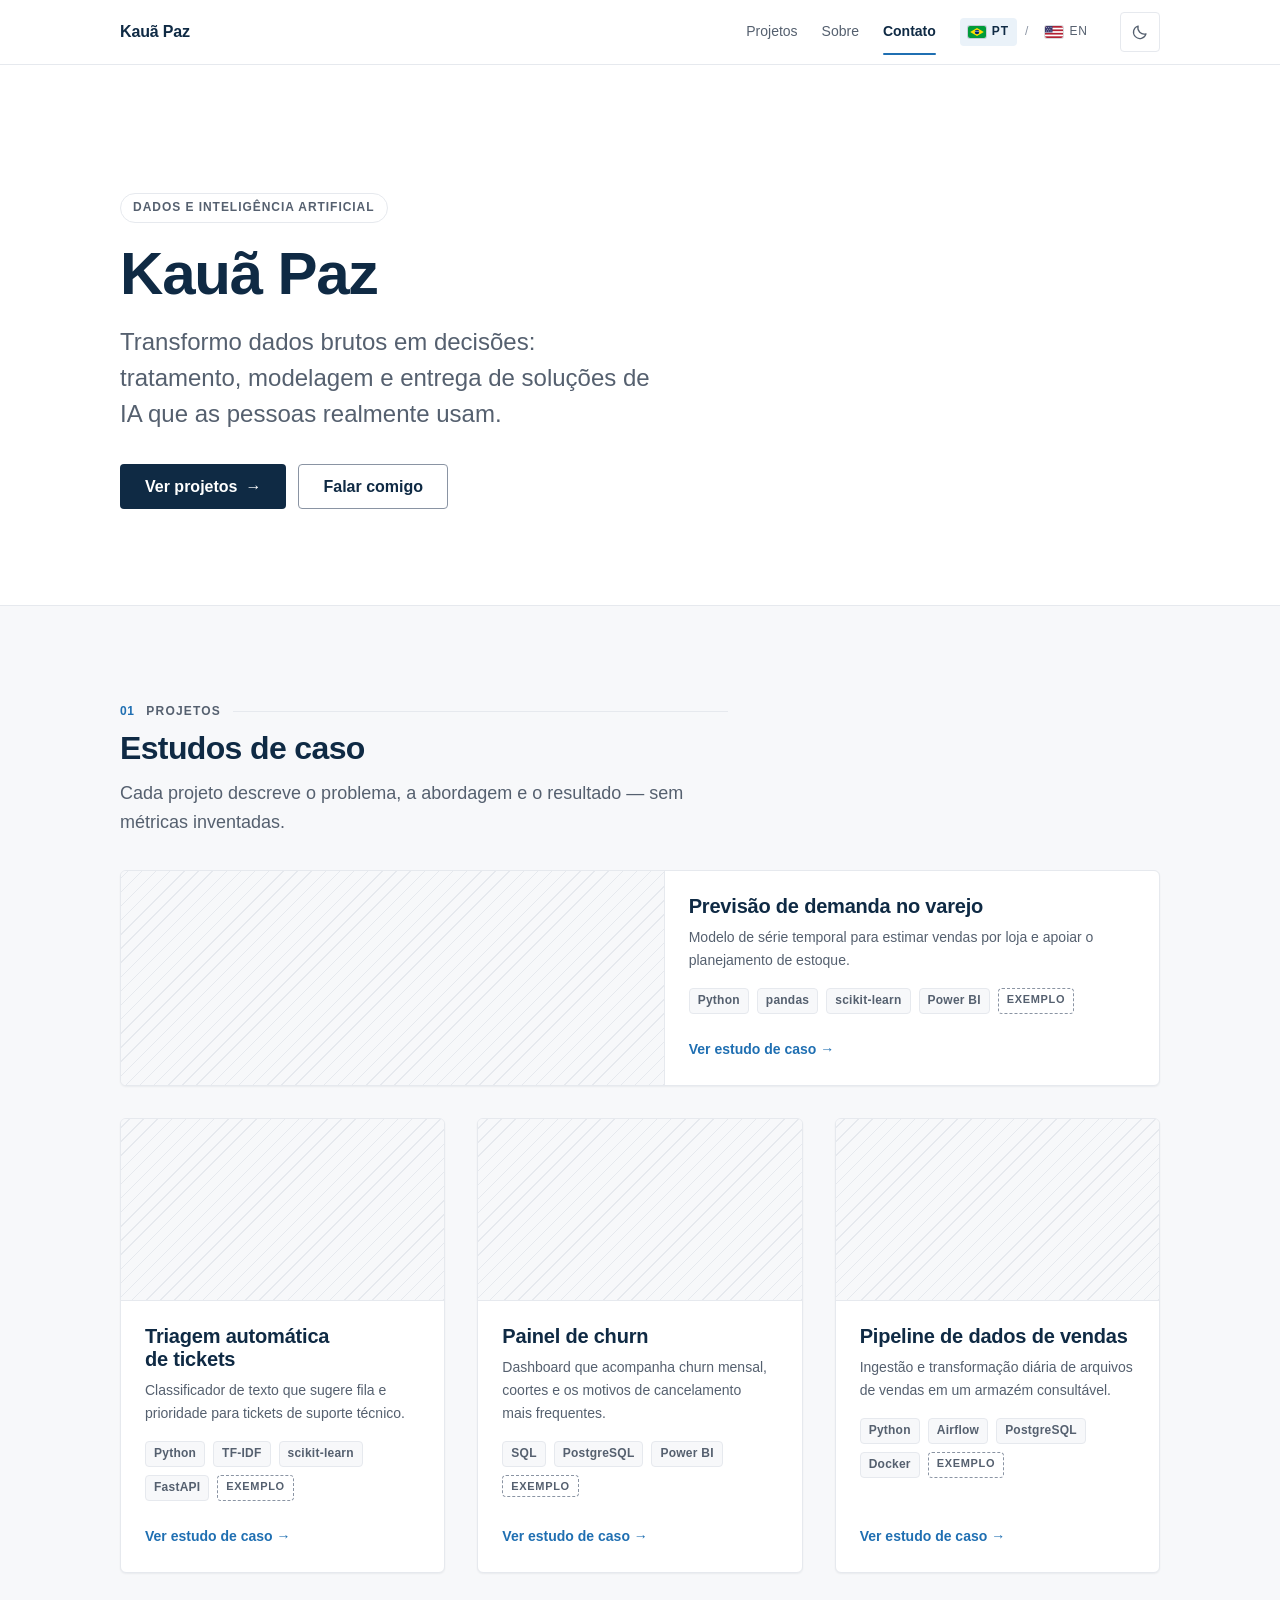
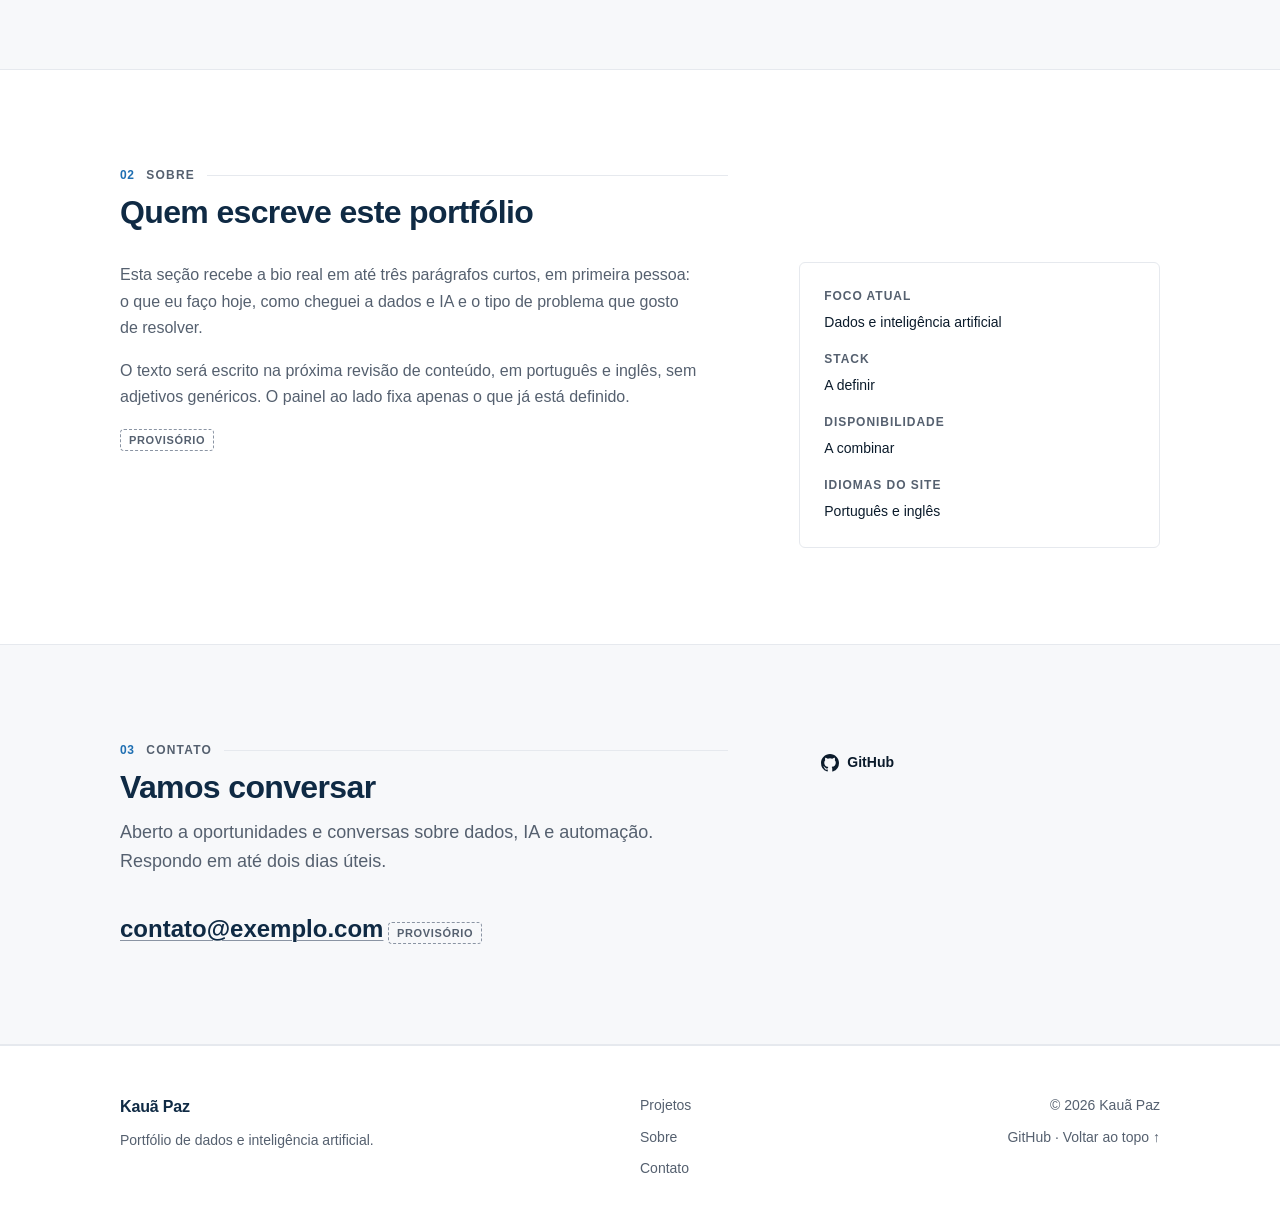
<file: index.html>
<!doctype html>
<html lang="pt-BR" class="no-js">
  <head>
    <meta charset="utf-8" />
    <meta name="viewport" content="width=device-width, initial-scale=1" />
    <title>Kauã Paz — Dados e IA</title>
    <meta
      name="description"
      content="Portfólio de Kauã Paz, com foco em dados e inteligência artificial: estudos de caso, stack e contato."
    />
    <meta name="theme-color" content="#0F2A44" />
    <meta name="goatcounter" content="SEUCODIGO" />
    <link rel="icon" href="assets/img/favicon.svg" type="image/svg+xml" />
    <link rel="canonical" href="https://kauaclairo.github.io/" />
    <link rel="alternate" hreflang="pt-BR" href="https://kauaclairo.github.io/" />
    <link rel="alternate" hreflang="en" href="https://kauaclairo.github.io/en/" />
    <link
      rel="alternate"
      hreflang="x-default"
      href="https://kauaclairo.github.io/"
    />

    <script>
      (function () {
        var root = document.documentElement;
        root.className = "js";
        try {
          var saved = localStorage.getItem("theme");
          var dark = saved
            ? saved === "dark"
            : window.matchMedia("(prefers-color-scheme: dark)").matches;
          root.setAttribute("data-theme", dark ? "dark" : "light");
        } catch (error) {
          root.setAttribute("data-theme", "light");
        }
      })();
    </script>

    <link rel="stylesheet" href="assets/css/styles.css" />
    <script src="assets/js/i18n.js" defer></script>
    <script src="assets/js/theme.js" defer></script>
    <script src="assets/js/projects.js" defer></script>
    <script src="assets/js/reveal.js" defer></script>
    <script src="assets/js/analytics.js" defer></script>
    <script src="assets/js/app.js" defer></script>
  </head>
  <body>
    <a class="skip-link" href="#conteudo">Pular para o conteúdo</a>

    <header class="site-header" id="topo">
      <div class="container site-header__inner">
        <a class="brand" href="index.html">Kauã Paz</a>

        <div class="header__panel" id="site-nav" data-nav-panel data-open="false">
          <nav class="site-nav" aria-label="Principal">
            <ul>
              <li><a href="#projetos">Projetos</a></li>
              <li><a href="#sobre">Sobre</a></li>
              <li><a href="#contato">Contato</a></li>
            </ul>
          </nav>
          <div class="lang-switch" aria-label="Idioma">
            <a href="index.html" aria-current="page" lang="pt-BR">
              <svg class="flag" viewBox="0 0 24 16" aria-hidden="true" focusable="false">
                <rect width="24" height="16" fill="#009B3A" />
                <path d="M12 2.7 21.1 8 12 13.3 2.9 8Z" fill="#FEDF00" />
                <circle cx="12" cy="8" r="3" fill="#002776" />
                <path d="M9.3 7.3c1.8-.5 3.7-.4 5.4.3" fill="none" stroke="#fff" stroke-width=".7" />
              </svg>
              <span>PT</span>
            </a>
            <span class="lang-switch__sep" aria-hidden="true">/</span>
            <a href="en/index.html" lang="en">
              <svg class="flag" viewBox="0 0 24 16" aria-hidden="true" focusable="false">
                <rect width="24" height="16" fill="#fff" />
                <g fill="#B22234">
                  <rect width="24" height="2.29" />
                  <rect y="4.57" width="24" height="2.29" />
                  <rect y="9.14" width="24" height="2.29" />
                  <rect y="13.72" width="24" height="2.28" />
                </g>
                <rect width="10" height="8.6" fill="#3C3B6E" />
                <g fill="#fff">
                  <circle cx="2" cy="2" r=".6" /><circle cx="5" cy="2" r=".6" /><circle cx="8" cy="2" r=".6" />
                  <circle cx="3.5" cy="4.3" r=".6" /><circle cx="6.5" cy="4.3" r=".6" />
                  <circle cx="2" cy="6.6" r=".6" /><circle cx="5" cy="6.6" r=".6" /><circle cx="8" cy="6.6" r=".6" />
                </g>
              </svg>
              <span>EN</span>
            </a>
          </div>
        </div>

        <div class="header__actions">
          <button
            class="theme-toggle"
            type="button"
            data-theme-toggle
            aria-pressed="false"
            aria-label="Ativar tema escuro"
            title="Ativar tema escuro"
          >
            <svg class="icon-sun" viewBox="0 0 24 24" aria-hidden="true" focusable="false">
              <circle cx="12" cy="12" r="4.2" />
              <path
                d="M12 2.5v2M12 19.5v2M2.5 12h2M19.5 12h2M5.2 5.2l1.4 1.4M17.4 17.4l1.4 1.4M18.8 5.2l-1.4 1.4M6.6 17.4l-1.4 1.4"
              />
            </svg>
            <svg class="icon-moon" viewBox="0 0 24 24" aria-hidden="true" focusable="false">
              <path d="M20 14.5A8.5 8.5 0 0 1 9.5 4a8.5 8.5 0 1 0 10.5 10.5Z" />
            </svg>
            <span class="visually-hidden" data-theme-label>Ativar tema escuro</span>
          </button>

          <button
            class="nav-toggle"
            type="button"
            aria-expanded="false"
            aria-controls="site-nav"
            aria-label="Abrir menu"
            data-nav-toggle
            data-label-open="Abrir menu"
            data-label-close="Fechar menu"
          ></button>
        </div>
      </div>
    </header>

    <main id="conteudo">
      <!-- HERO -->
      <section class="hero">
        <div class="container">
          <span class="hero__eyebrow">Dados e inteligência artificial</span>
          <h1 class="hero__title">Kauã Paz</h1>
          <p class="hero__lede">
            Transformo dados brutos em decisões: tratamento, modelagem e
            entrega de soluções de IA que as pessoas realmente usam.
          </p>
          <div class="hero__actions">
            <a class="btn btn--primary" href="#projetos">
              Ver projetos <span class="btn__arrow" aria-hidden="true">→</span>
            </a>
            <a class="btn btn--ghost" href="#contato">Falar comigo</a>
          </div>
        </div>
      </section>

      <!-- PROJETOS -->
      <section class="section section--subtle" id="projetos">
        <div class="container">
          <div class="section-header" data-reveal="0">
            <span class="section-header__eyebrow"
              ><span class="section-header__index">01</span
              ><span>Projetos</span></span
            >
            <h2>Estudos de caso</h2>
            <p>
              Cada projeto descreve o problema, a abordagem e o resultado — sem
              métricas inventadas.
            </p>
          </div>

          <ul
            class="project-grid"
            data-projects
            data-projects-src="data/projects.json"
            data-detail-page="projeto.html"
          >
            <li class="project-grid__item">
              <article class="project-card">
                <div class="project-card__media" aria-hidden="true">
                  <div class="media-placeholder"></div>
                </div>
                <div class="project-card__body">
                  <h3 class="project-card__title">
                    <span>Projeto de exemplo</span>
                  </h3>
                  <p class="project-card__summary">
                    Conteúdo carregado de <code>data/projects.json</code>. Se
                    esta mensagem permanecer, o JavaScript está desativado.
                  </p>
                </div>
              </article>
            </li>
          </ul>

          <noscript>
            <p class="projects-note">
              Os projetos são carregados via JavaScript. Veja todos os
              repositórios em
              <a href="https://github.com/kauaclairo" rel="noopener noreferrer"
                >github.com/kauaclairo</a
              >.
            </p>
          </noscript>
        </div>
      </section>

      <!-- SOBRE -->
      <section class="section" id="sobre">
        <div class="container">
          <div class="section-header" data-reveal="0">
            <span class="section-header__eyebrow"
              ><span class="section-header__index">02</span
              ><span>Sobre</span></span
            >
            <h2>Quem escreve este portfólio</h2>
          </div>

          <div class="about-grid">
            <div class="about__text" data-reveal="0">
              <p>
                Esta seção recebe a bio real em até três parágrafos curtos, em
                primeira pessoa: o que eu faço hoje, como cheguei a dados e IA e
                o tipo de problema que gosto de resolver.
              </p>
              <p>
                O texto será escrito na próxima revisão de conteúdo, em
                português e inglês, sem adjetivos genéricos. O painel ao lado
                fixa apenas o que já está definido.
              </p>
              <p><span class="badge-draft">provisório</span></p>
            </div>

            <dl class="facts" aria-label="Resumo profissional" data-reveal="1">
              <div class="facts__group">
                <dt>Foco atual</dt>
                <dd>Dados e inteligência artificial</dd>
              </div>
              <div class="facts__group">
                <dt>Stack</dt>
                <dd>A definir</dd>
              </div>
              <div class="facts__group">
                <dt>Disponibilidade</dt>
                <dd>A combinar</dd>
              </div>
              <div class="facts__group">
                <dt>Idiomas do site</dt>
                <dd>Português e inglês</dd>
              </div>
            </dl>
          </div>
        </div>
      </section>

      <!-- CONTATO -->
      <section class="section section--subtle" id="contato">
        <div class="container">
          <div class="contact">
            <div data-reveal="0">
              <div class="section-header">
                <span class="section-header__eyebrow"
                  ><span class="section-header__index">03</span
                  ><span>Contato</span></span
                >
                <h2>Vamos conversar</h2>
                <p>
                  Aberto a oportunidades e conversas sobre dados, IA e
                  automação. Respondo em até dois dias úteis.
                </p>
              </div>
              <p>
                <a
                  class="contact__email"
                  href="mailto:contato@exemplo.com"
                  data-placeholder="true"
                  >contato@exemplo.com</a
                >
                <span class="badge-draft">provisório</span>
              </p>
            </div>

            <div class="contact__links" data-reveal="1">
              <a href="https://github.com/kauaclairo" rel="noopener noreferrer">
                <svg viewBox="0 0 16 16" aria-hidden="true" focusable="false">
                  <path
                    d="M8 0C3.58 0 0 3.58 0 8a8 8 0 0 0 5.47 7.59c.4.07.55-.17.55-.38v-1.34c-2.23.48-2.7-1.07-2.7-1.07-.36-.92-.89-1.17-.89-1.17-.73-.5.05-.49.05-.49.8.06 1.23.83 1.23.83.71 1.22 1.87.87 2.33.66.07-.52.28-.87.51-1.07-1.78-.2-3.64-.89-3.64-3.95 0-.87.31-1.59.82-2.15-.08-.2-.36-1.02.08-2.12 0 0 .67-.21 2.2.82a7.6 7.6 0 0 1 4 0c1.53-1.03 2.2-.82 2.2-.82.44 1.1.16 1.92.08 2.12.51.56.82 1.28.82 2.15 0 3.07-1.87 3.75-3.65 3.95.29.25.54.73.54 1.48v2.19c0 .21.15.46.55.38A8 8 0 0 0 16 8c0-4.42-3.58-8-8-8Z"
                  />
                </svg>
                GitHub
              </a>
              <!-- LinkedIn: adicionar quando a URL for confirmada. -->
            </div>
          </div>
        </div>
      </section>
    </main>

    <footer class="site-footer">
      <div class="container site-footer__inner">
        <div>
          <p class="site-footer__name">Kauã Paz</p>
          <p>Portfólio de dados e inteligência artificial.</p>
        </div>

        <nav class="site-footer__nav" aria-label="Rodapé">
          <a href="#projetos">Projetos</a>
          <a href="#sobre">Sobre</a>
          <a href="#contato">Contato</a>
        </nav>

        <div class="site-footer__meta">
          <p>© <span data-year>2026</span> Kauã Paz</p>
          <p>
            <a href="https://github.com/kauaclairo" rel="noopener noreferrer">GitHub</a>
            ·
            <a href="#topo">Voltar ao topo ↑</a>
          </p>
        </div>
      </div>
    </footer>
  </body>
</html>
</file>
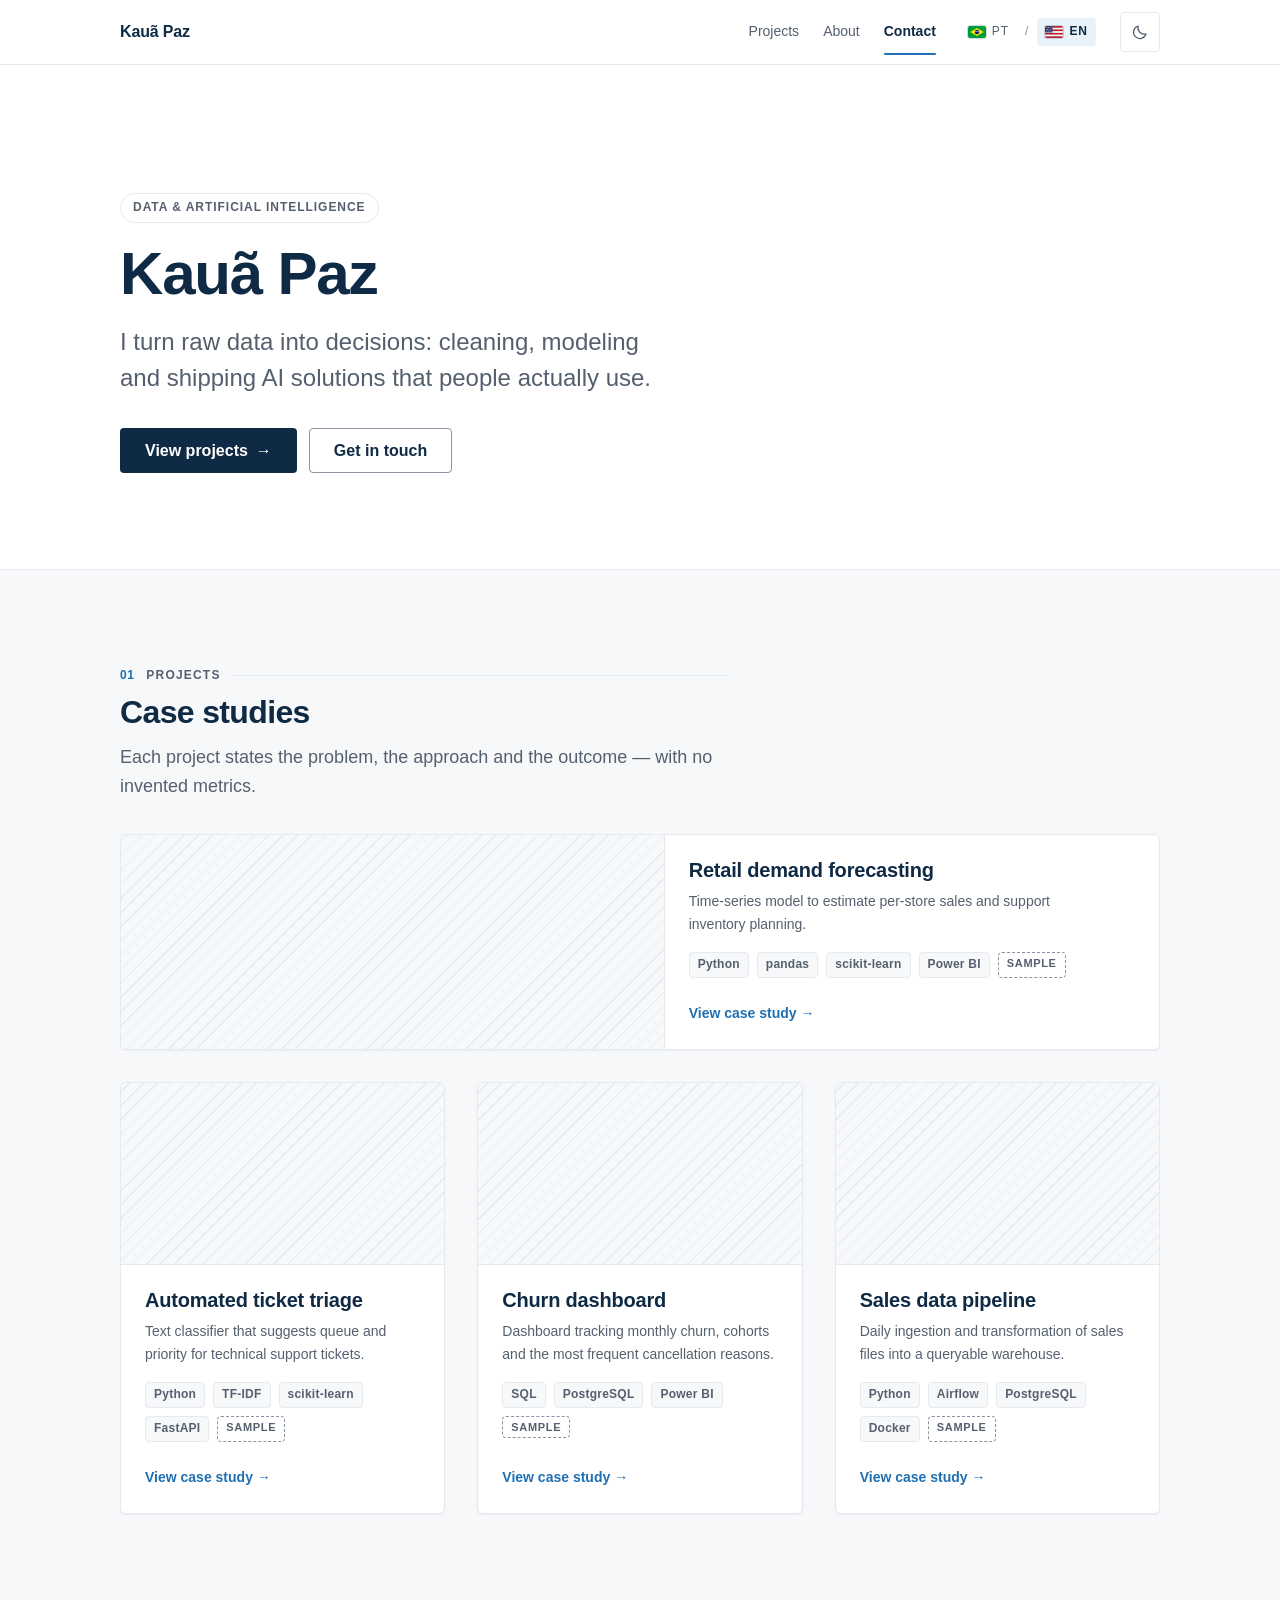
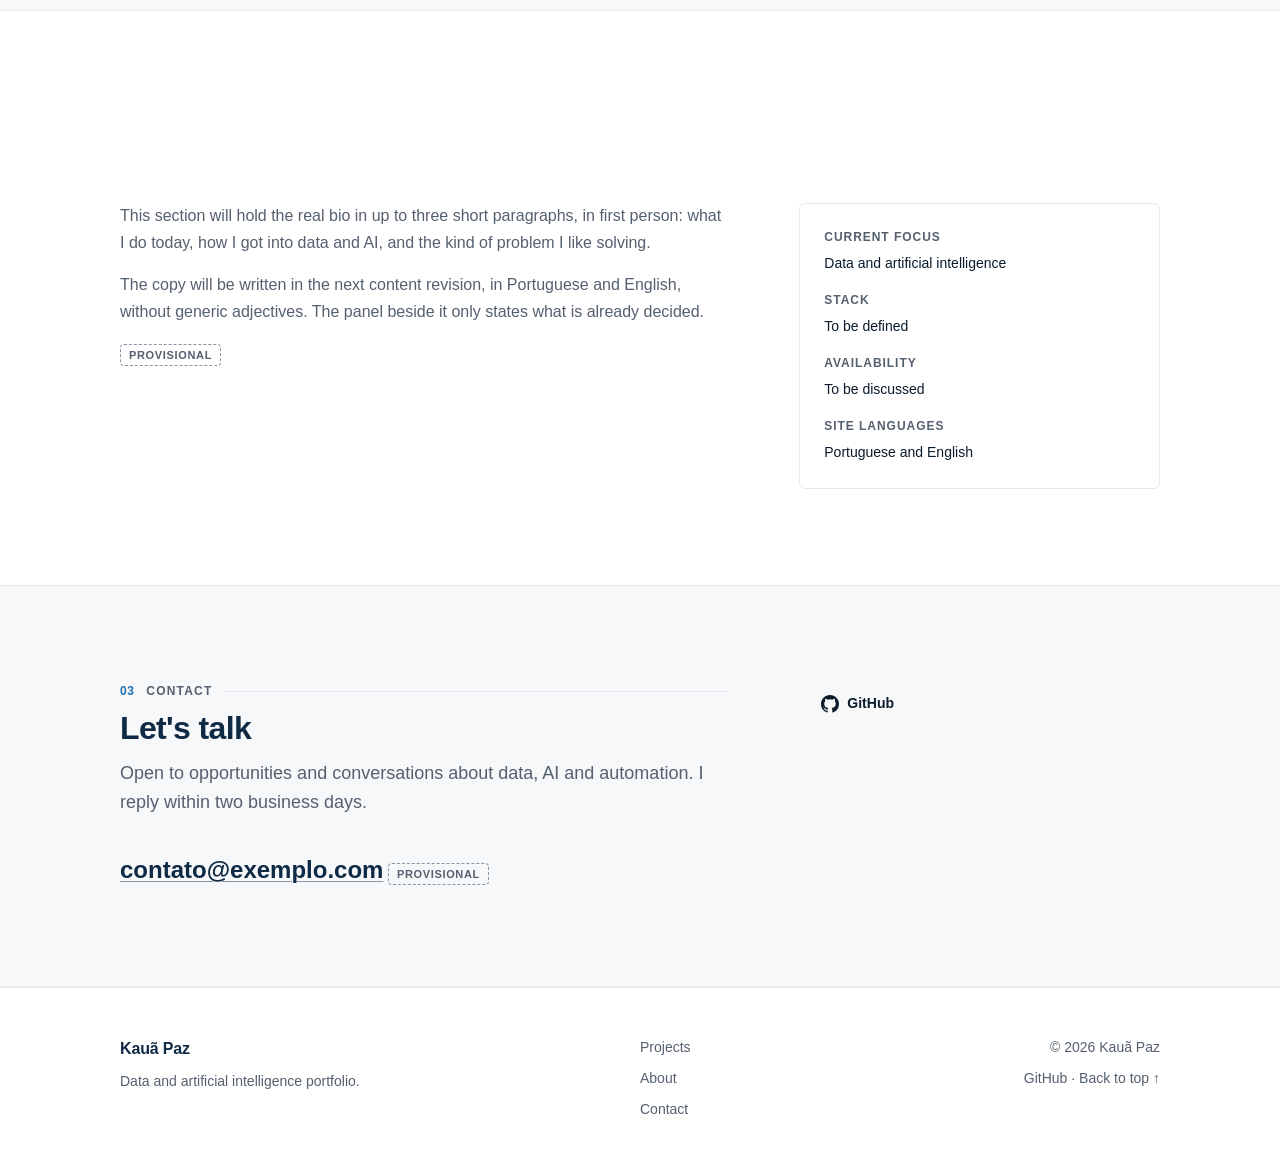
<file: en/index.html>
<!doctype html>
<html lang="en" class="no-js">
  <head>
    <meta charset="utf-8" />
    <meta name="viewport" content="width=device-width, initial-scale=1" />
    <title>Kauã Paz — Data and AI</title>
    <meta
      name="description"
      content="Kauã Paz's portfolio, focused on data and artificial intelligence: case studies, stack and contact."
    />
    <meta name="theme-color" content="#0F2A44" />
    <meta name="goatcounter" content="SEUCODIGO" />
    <link rel="icon" href="../assets/img/favicon.svg" type="image/svg+xml" />
    <link rel="canonical" href="https://kauaclairo.github.io/en/" />
    <link rel="alternate" hreflang="pt-BR" href="https://kauaclairo.github.io/" />
    <link rel="alternate" hreflang="en" href="https://kauaclairo.github.io/en/" />
    <link
      rel="alternate"
      hreflang="x-default"
      href="https://kauaclairo.github.io/"
    />

    <script>
      (function () {
        var root = document.documentElement;
        root.className = "js";
        try {
          var saved = localStorage.getItem("theme");
          var dark = saved
            ? saved === "dark"
            : window.matchMedia("(prefers-color-scheme: dark)").matches;
          root.setAttribute("data-theme", dark ? "dark" : "light");
        } catch (error) {
          root.setAttribute("data-theme", "light");
        }
      })();
    </script>

    <link rel="stylesheet" href="../assets/css/styles.css" />
    <script src="../assets/js/i18n.js" defer></script>
    <script src="../assets/js/theme.js" defer></script>
    <script src="../assets/js/projects.js" defer></script>
    <script src="../assets/js/reveal.js" defer></script>
    <script src="../assets/js/analytics.js" defer></script>
    <script src="../assets/js/app.js" defer></script>
  </head>
  <body>
    <a class="skip-link" href="#content">Skip to content</a>

    <header class="site-header" id="topo">
      <div class="container site-header__inner">
        <a class="brand" href="index.html">Kauã Paz</a>

        <div class="header__panel" id="site-nav" data-nav-panel data-open="false">
          <nav class="site-nav" aria-label="Main">
            <ul>
              <li><a href="#projects">Projects</a></li>
              <li><a href="#about">About</a></li>
              <li><a href="#contact">Contact</a></li>
            </ul>
          </nav>
          <div class="lang-switch" aria-label="Language">
            <a href="../index.html" lang="pt-BR">
              <svg class="flag" viewBox="0 0 24 16" aria-hidden="true" focusable="false">
                <rect width="24" height="16" fill="#009B3A" />
                <path d="M12 2.7 21.1 8 12 13.3 2.9 8Z" fill="#FEDF00" />
                <circle cx="12" cy="8" r="3" fill="#002776" />
                <path d="M9.3 7.3c1.8-.5 3.7-.4 5.4.3" fill="none" stroke="#fff" stroke-width=".7" />
              </svg>
              <span>PT</span>
            </a>
            <span class="lang-switch__sep" aria-hidden="true">/</span>
            <a href="index.html" aria-current="page" lang="en">
              <svg class="flag" viewBox="0 0 24 16" aria-hidden="true" focusable="false">
                <rect width="24" height="16" fill="#fff" />
                <g fill="#B22234">
                  <rect width="24" height="2.29" />
                  <rect y="4.57" width="24" height="2.29" />
                  <rect y="9.14" width="24" height="2.29" />
                  <rect y="13.72" width="24" height="2.28" />
                </g>
                <rect width="10" height="8.6" fill="#3C3B6E" />
                <g fill="#fff">
                  <circle cx="2" cy="2" r=".6" /><circle cx="5" cy="2" r=".6" /><circle cx="8" cy="2" r=".6" />
                  <circle cx="3.5" cy="4.3" r=".6" /><circle cx="6.5" cy="4.3" r=".6" />
                  <circle cx="2" cy="6.6" r=".6" /><circle cx="5" cy="6.6" r=".6" /><circle cx="8" cy="6.6" r=".6" />
                </g>
              </svg>
              <span>EN</span>
            </a>
          </div>
        </div>

        <div class="header__actions">
          <button
            class="theme-toggle"
            type="button"
            data-theme-toggle
            aria-pressed="false"
            aria-label="Switch to dark theme"
            title="Switch to dark theme"
          >
            <svg class="icon-sun" viewBox="0 0 24 24" aria-hidden="true" focusable="false">
              <circle cx="12" cy="12" r="4.2" />
              <path
                d="M12 2.5v2M12 19.5v2M2.5 12h2M19.5 12h2M5.2 5.2l1.4 1.4M17.4 17.4l1.4 1.4M18.8 5.2l-1.4 1.4M6.6 17.4l-1.4 1.4"
              />
            </svg>
            <svg class="icon-moon" viewBox="0 0 24 24" aria-hidden="true" focusable="false">
              <path d="M20 14.5A8.5 8.5 0 0 1 9.5 4a8.5 8.5 0 1 0 10.5 10.5Z" />
            </svg>
            <span class="visually-hidden" data-theme-label>Switch to dark theme</span>
          </button>

          <button
            class="nav-toggle"
            type="button"
            aria-expanded="false"
            aria-controls="site-nav"
            aria-label="Open menu"
            data-nav-toggle
            data-label-open="Open menu"
            data-label-close="Close menu"
          ></button>
        </div>
      </div>
    </header>

    <main id="content">
      <!-- HERO -->
      <section class="hero">
        <div class="container">
          <span class="hero__eyebrow">Data &amp; artificial intelligence</span>
          <h1 class="hero__title">Kauã Paz</h1>
          <p class="hero__lede">
            I turn raw data into decisions: cleaning, modeling and shipping AI
            solutions that people actually use.
          </p>
          <div class="hero__actions">
            <a class="btn btn--primary" href="#projects">
              View projects <span class="btn__arrow" aria-hidden="true">→</span>
            </a>
            <a class="btn btn--ghost" href="#contact">Get in touch</a>
          </div>
        </div>
      </section>

      <!-- PROJECTS -->
      <section class="section section--subtle" id="projects">
        <div class="container">
          <div class="section-header" data-reveal="0">
            <span class="section-header__eyebrow"
              ><span class="section-header__index">01</span
              ><span>Projects</span></span
            >
            <h2>Case studies</h2>
            <p>
              Each project states the problem, the approach and the outcome —
              with no invented metrics.
            </p>
          </div>

          <ul
            class="project-grid"
            data-projects
            data-projects-src="../data/projects.json"
            data-detail-page="project.html"
          >
            <li class="project-grid__item">
              <article class="project-card">
                <div class="project-card__media" aria-hidden="true">
                  <div class="media-placeholder"></div>
                </div>
                <div class="project-card__body">
                  <h3 class="project-card__title">
                    <span>Sample project</span>
                  </h3>
                  <p class="project-card__summary">
                    Content loaded from <code>data/projects.json</code>. If this
                    message stays, JavaScript is disabled.
                  </p>
                </div>
              </article>
            </li>
          </ul>

          <noscript>
            <p class="projects-note">
              Projects are loaded via JavaScript. See all repositories at
              <a href="https://github.com/kauaclairo" rel="noopener noreferrer"
                >github.com/kauaclairo</a
              >.
            </p>
          </noscript>
        </div>
      </section>

      <!-- ABOUT -->
      <section class="section" id="about">
        <div class="container">
          <div class="section-header" data-reveal="0">
            <span class="section-header__eyebrow"
              ><span class="section-header__index">02</span
              ><span>About</span></span
            >
            <h2>Who writes this portfolio</h2>
          </div>

          <div class="about-grid">
            <div class="about__text" data-reveal="0">
              <p>
                This section will hold the real bio in up to three short
                paragraphs, in first person: what I do today, how I got into
                data and AI, and the kind of problem I like solving.
              </p>
              <p>
                The copy will be written in the next content revision, in
                Portuguese and English, without generic adjectives. The panel
                beside it only states what is already decided.
              </p>
              <p><span class="badge-draft">provisional</span></p>
            </div>

            <dl class="facts" aria-label="Professional summary" data-reveal="1">
              <div class="facts__group">
                <dt>Current focus</dt>
                <dd>Data and artificial intelligence</dd>
              </div>
              <div class="facts__group">
                <dt>Stack</dt>
                <dd>To be defined</dd>
              </div>
              <div class="facts__group">
                <dt>Availability</dt>
                <dd>To be discussed</dd>
              </div>
              <div class="facts__group">
                <dt>Site languages</dt>
                <dd>Portuguese and English</dd>
              </div>
            </dl>
          </div>
        </div>
      </section>

      <!-- CONTACT -->
      <section class="section section--subtle" id="contact">
        <div class="container">
          <div class="contact">
            <div data-reveal="0">
              <div class="section-header">
                <span class="section-header__eyebrow"
                  ><span class="section-header__index">03</span
                  ><span>Contact</span></span
                >
                <h2>Let's talk</h2>
                <p>
                  Open to opportunities and conversations about data, AI and
                  automation. I reply within two business days.
                </p>
              </div>
              <p>
                <a
                  class="contact__email"
                  href="mailto:contato@exemplo.com"
                  data-placeholder="true"
                  >contato@exemplo.com</a
                >
                <span class="badge-draft">provisional</span>
              </p>
            </div>

            <div class="contact__links" data-reveal="1">
              <a href="https://github.com/kauaclairo" rel="noopener noreferrer">
                <svg viewBox="0 0 16 16" aria-hidden="true" focusable="false">
                  <path
                    d="M8 0C3.58 0 0 3.58 0 8a8 8 0 0 0 5.47 7.59c.4.07.55-.17.55-.38v-1.34c-2.23.48-2.7-1.07-2.7-1.07-.36-.92-.89-1.17-.89-1.17-.73-.5.05-.49.05-.49.8.06 1.23.83 1.23.83.71 1.22 1.87.87 2.33.66.07-.52.28-.87.51-1.07-1.78-.2-3.64-.89-3.64-3.95 0-.87.31-1.59.82-2.15-.08-.2-.36-1.02.08-2.12 0 0 .67-.21 2.2.82a7.6 7.6 0 0 1 4 0c1.53-1.03 2.2-.82 2.2-.82.44 1.1.16 1.92.08 2.12.51.56.82 1.28.82 2.15 0 3.07-1.87 3.75-3.65 3.95.29.25.54.73.54 1.48v2.19c0 .21.15.46.55.38A8 8 0 0 0 16 8c0-4.42-3.58-8-8-8Z"
                  />
                </svg>
                GitHub
              </a>
              <!-- LinkedIn: add once the URL is confirmed. -->
            </div>
          </div>
        </div>
      </section>
    </main>

    <footer class="site-footer">
      <div class="container site-footer__inner">
        <div>
          <p class="site-footer__name">Kauã Paz</p>
          <p>Data and artificial intelligence portfolio.</p>
        </div>

        <nav class="site-footer__nav" aria-label="Footer">
          <a href="#projects">Projects</a>
          <a href="#about">About</a>
          <a href="#contact">Contact</a>
        </nav>

        <div class="site-footer__meta">
          <p>© <span data-year>2026</span> Kauã Paz</p>
          <p>
            <a href="https://github.com/kauaclairo" rel="noopener noreferrer">GitHub</a>
            ·
            <a href="#topo">Back to top ↑</a>
          </p>
        </div>
      </div>
    </footer>
  </body>
</html>
</file>
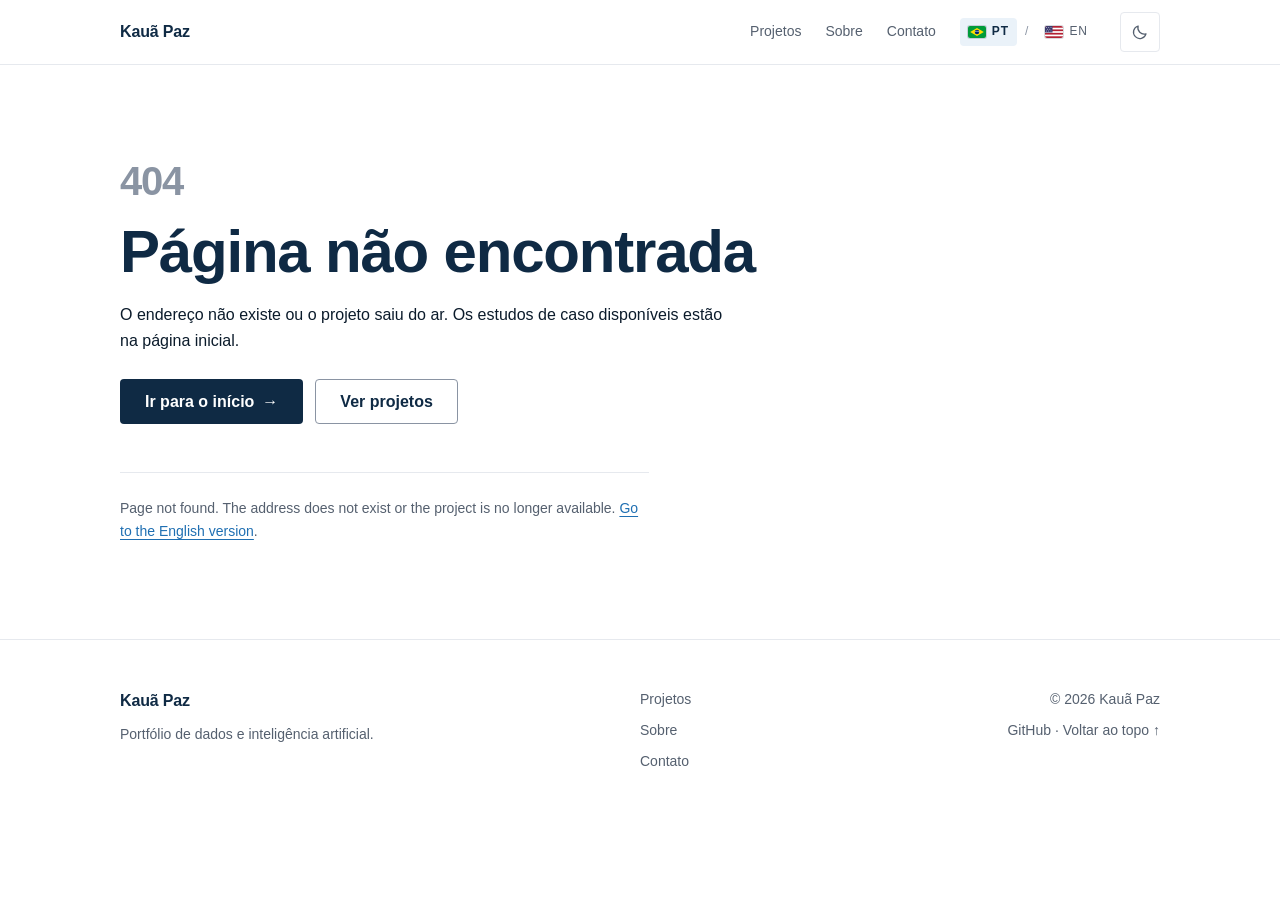
<file: projeto.html>
<!doctype html>
<html lang="pt-BR" class="no-js">
  <head>
    <meta charset="utf-8" />
    <meta name="viewport" content="width=device-width, initial-scale=1" />
    <title>Projeto — Kauã Paz</title>
    <meta
      name="description"
      content="Estudo de caso de projeto no portfólio de Kauã Paz."
    />
    <meta name="theme-color" content="#0F2A44" />
    <meta name="goatcounter" content="SEUCODIGO" />
    <link rel="icon" href="assets/img/favicon.svg" type="image/svg+xml" />
    <link rel="canonical" href="https://kauaclairo.github.io/projeto.html" />
    <link rel="alternate" hreflang="pt-BR" href="https://kauaclairo.github.io/projeto.html" />
    <link rel="alternate" hreflang="en" href="https://kauaclairo.github.io/en/project.html" />
    <link rel="alternate" hreflang="x-default" href="https://kauaclairo.github.io/projeto.html" />

    <script>
      (function () {
        var root = document.documentElement;
        root.className = "js";
        try {
          var saved = localStorage.getItem("theme");
          var dark = saved
            ? saved === "dark"
            : window.matchMedia("(prefers-color-scheme: dark)").matches;
          root.setAttribute("data-theme", dark ? "dark" : "light");
        } catch (error) {
          root.setAttribute("data-theme", "light");
        }
      })();
    </script>

    <link rel="stylesheet" href="assets/css/styles.css" />
    <script src="assets/js/i18n.js" defer></script>
    <script src="assets/js/theme.js" defer></script>
    <script src="assets/js/project.js" defer></script>
    <script src="assets/js/reveal.js" defer></script>
    <script src="assets/js/analytics.js" defer></script>
    <script src="assets/js/app.js" defer></script>
  </head>
  <body>
    <a class="skip-link" href="#conteudo">Pular para o conteúdo</a>

    <header class="site-header" id="topo">
      <div class="container site-header__inner">
        <a class="brand" href="index.html">Kauã Paz</a>

        <div class="header__panel" id="site-nav" data-nav-panel data-open="false">
          <nav class="site-nav" aria-label="Principal">
            <ul>
              <li><a href="index.html#projetos">Projetos</a></li>
              <li><a href="index.html#sobre">Sobre</a></li>
              <li><a href="index.html#contato">Contato</a></li>
            </ul>
          </nav>
          <div class="lang-switch" aria-label="Idioma">
            <a href="projeto.html" aria-current="page" lang="pt-BR">
              <svg class="flag" viewBox="0 0 24 16" aria-hidden="true" focusable="false">
                <rect width="24" height="16" fill="#009B3A" />
                <path d="M12 2.7 21.1 8 12 13.3 2.9 8Z" fill="#FEDF00" />
                <circle cx="12" cy="8" r="3" fill="#002776" />
                <path d="M9.3 7.3c1.8-.5 3.7-.4 5.4.3" fill="none" stroke="#fff" stroke-width=".7" />
              </svg>
              <span>PT</span>
            </a>
            <span class="lang-switch__sep" aria-hidden="true">/</span>
            <a href="en/project.html" lang="en">
              <svg class="flag" viewBox="0 0 24 16" aria-hidden="true" focusable="false">
                <rect width="24" height="16" fill="#fff" />
                <g fill="#B22234">
                  <rect width="24" height="2.29" />
                  <rect y="4.57" width="24" height="2.29" />
                  <rect y="9.14" width="24" height="2.29" />
                  <rect y="13.72" width="24" height="2.28" />
                </g>
                <rect width="10" height="8.6" fill="#3C3B6E" />
                <g fill="#fff">
                  <circle cx="2" cy="2" r=".6" /><circle cx="5" cy="2" r=".6" /><circle cx="8" cy="2" r=".6" />
                  <circle cx="3.5" cy="4.3" r=".6" /><circle cx="6.5" cy="4.3" r=".6" />
                  <circle cx="2" cy="6.6" r=".6" /><circle cx="5" cy="6.6" r=".6" /><circle cx="8" cy="6.6" r=".6" />
                </g>
              </svg>
              <span>EN</span>
            </a>
          </div>
        </div>

        <div class="header__actions">
          <button
            class="theme-toggle"
            type="button"
            data-theme-toggle
            aria-pressed="false"
            aria-label="Ativar tema escuro"
            title="Ativar tema escuro"
          >
            <svg class="icon-sun" viewBox="0 0 24 24" aria-hidden="true" focusable="false">
              <circle cx="12" cy="12" r="4.2" />
              <path
                d="M12 2.5v2M12 19.5v2M2.5 12h2M19.5 12h2M5.2 5.2l1.4 1.4M17.4 17.4l1.4 1.4M18.8 5.2l-1.4 1.4M6.6 17.4l-1.4 1.4"
              />
            </svg>
            <svg class="icon-moon" viewBox="0 0 24 24" aria-hidden="true" focusable="false">
              <path d="M20 14.5A8.5 8.5 0 0 1 9.5 4a8.5 8.5 0 1 0 10.5 10.5Z" />
            </svg>
            <span class="visually-hidden" data-theme-label>Ativar tema escuro</span>
          </button>

          <button
            class="nav-toggle"
            type="button"
            aria-expanded="false"
            aria-controls="site-nav"
            aria-label="Abrir menu"
            data-nav-toggle
            data-label-open="Abrir menu"
            data-label-close="Fechar menu"
          ></button>
        </div>
      </div>
    </header>

    <main id="conteudo">
      <div class="container">
        <nav class="breadcrumb" aria-label="Trilha de navegação">
          <a href="index.html#projetos">← Todos os projetos</a>
        </nav>

        <article
          class="project"
          data-project
          aria-busy="true"
          data-project-src="data/projects.json"
          data-404="404.html"
          data-other-page="en/project.html"
        >
          <header class="project-header">
            <span class="badge-draft" data-project-draft hidden>exemplo</span>
            <h1 class="project-header__title" data-project-title>Carregando projeto…</h1>
            <p class="project-header__summary" data-project-summary></p>
          </header>

          <aside class="project-aside" aria-label="Ficha do projeto">
            <dl class="meta-list">
              <div>
                <dt>Papel</dt>
                <dd data-project-role>—</dd>
              </div>
              <div>
                <dt>Período</dt>
                <dd data-project-period>—</dd>
              </div>
              <div>
                <dt>Stack</dt>
                <dd data-project-stack>—</dd>
              </div>
            </dl>
          </aside>

          <figure class="project-cover" data-project-cover hidden></figure>

          <div class="prose">
            <section class="case-block" data-case="challenge" data-reveal="0">
              <h2>Desafio</h2>
              <div data-case-body></div>
            </section>

            <section class="case-block" data-case="approach" data-reveal="1">
              <h2>Abordagem</h2>
              <div data-case-body></div>
            </section>

            <section class="case-block" data-case="result" data-reveal="2">
              <h2>Resultado</h2>
              <div data-case-body></div>
            </section>

            <section class="case-block" data-case="next" data-reveal="0" hidden>
              <h2>Próximos passos</h2>
              <div data-case-body></div>
            </section>
          </div>

          <div class="project-actions" data-project-links data-reveal="0" hidden></div>
        </article>

        <nav class="project-nav" aria-label="Outro projeto" data-project-nav hidden>
          <span class="project-nav__label">Próximo projeto</span>
          <a href="index.html#projetos" data-project-next>—</a>
        </nav>

        <noscript>
          <p class="projects-note">
            Este estudo de caso é carregado via JavaScript. Veja todos os
            projetos em
            <a href="https://github.com/kauaclairo" rel="noopener noreferrer"
              >github.com/kauaclairo</a
            >.
          </p>
        </noscript>
      </div>
    </main>

    <footer class="site-footer">
      <div class="container site-footer__inner">
        <div>
          <p class="site-footer__name">Kauã Paz</p>
          <p>Portfólio de dados e inteligência artificial.</p>
        </div>

        <nav class="site-footer__nav" aria-label="Rodapé">
          <a href="index.html#projetos">Projetos</a>
          <a href="index.html#sobre">Sobre</a>
          <a href="index.html#contato">Contato</a>
        </nav>

        <div class="site-footer__meta">
          <p>© <span data-year>2026</span> Kauã Paz</p>
          <p>
            <a href="https://github.com/kauaclairo" rel="noopener noreferrer">GitHub</a>
            ·
            <a href="#topo">Voltar ao topo ↑</a>
          </p>
        </div>
      </div>
    </footer>
  </body>
</html>
</file>
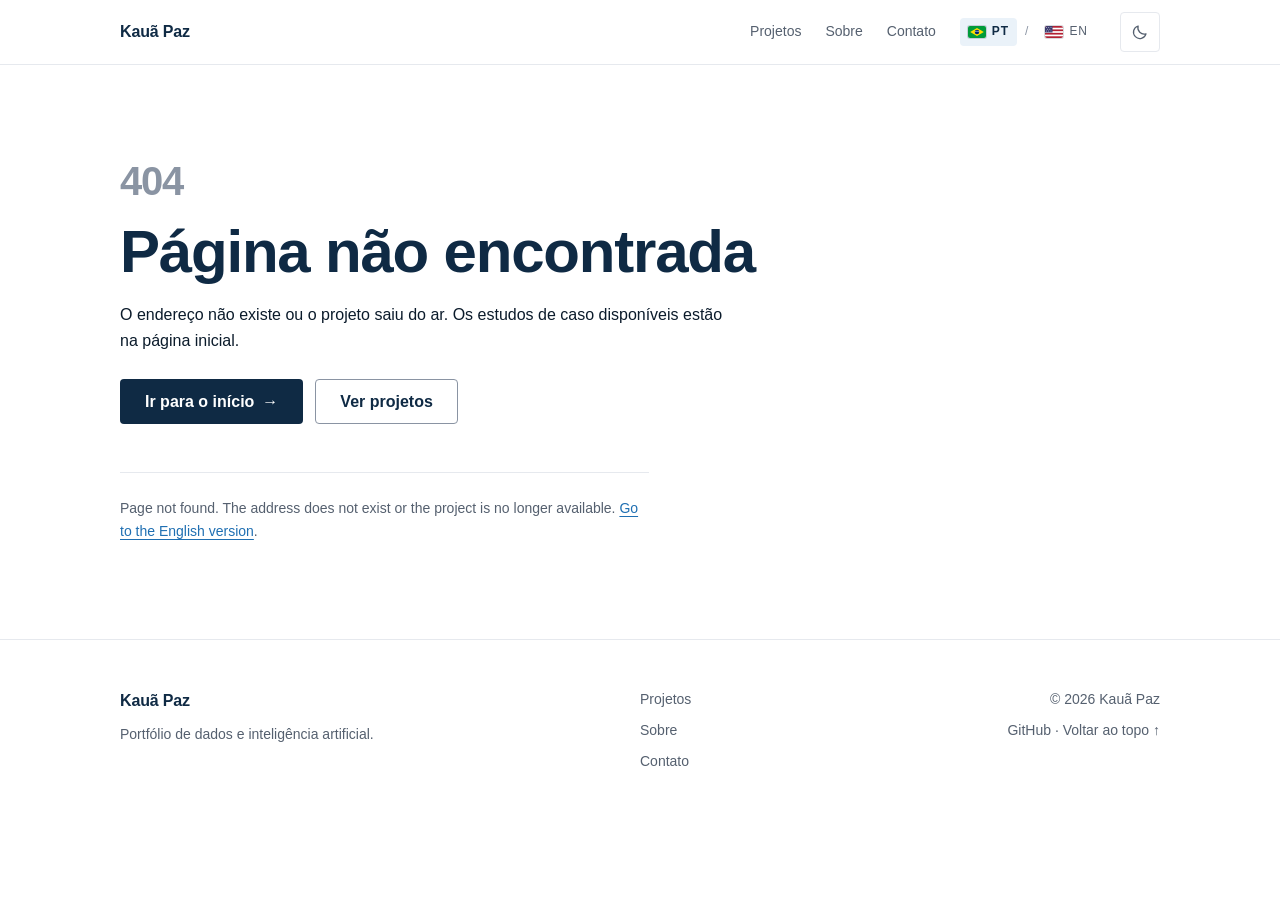
<file: en/project.html>
<!doctype html>
<html lang="en" class="no-js">
  <head>
    <meta charset="utf-8" />
    <meta name="viewport" content="width=device-width, initial-scale=1" />
    <title>Project — Kauã Paz</title>
    <meta
      name="description"
      content="Project case study in Kauã Paz's portfolio."
    />
    <meta name="theme-color" content="#0F2A44" />
    <meta name="goatcounter" content="SEUCODIGO" />
    <link rel="icon" href="../assets/img/favicon.svg" type="image/svg+xml" />
    <link rel="canonical" href="https://kauaclairo.github.io/en/project.html" />
    <link rel="alternate" hreflang="pt-BR" href="https://kauaclairo.github.io/projeto.html" />
    <link rel="alternate" hreflang="en" href="https://kauaclairo.github.io/en/project.html" />
    <link rel="alternate" hreflang="x-default" href="https://kauaclairo.github.io/projeto.html" />

    <script>
      (function () {
        var root = document.documentElement;
        root.className = "js";
        try {
          var saved = localStorage.getItem("theme");
          var dark = saved
            ? saved === "dark"
            : window.matchMedia("(prefers-color-scheme: dark)").matches;
          root.setAttribute("data-theme", dark ? "dark" : "light");
        } catch (error) {
          root.setAttribute("data-theme", "light");
        }
      })();
    </script>

    <link rel="stylesheet" href="../assets/css/styles.css" />
    <script src="../assets/js/i18n.js" defer></script>
    <script src="../assets/js/theme.js" defer></script>
    <script src="../assets/js/project.js" defer></script>
    <script src="../assets/js/reveal.js" defer></script>
    <script src="../assets/js/analytics.js" defer></script>
    <script src="../assets/js/app.js" defer></script>
  </head>
  <body>
    <a class="skip-link" href="#content">Skip to content</a>

    <header class="site-header" id="topo">
      <div class="container site-header__inner">
        <a class="brand" href="index.html">Kauã Paz</a>

        <div class="header__panel" id="site-nav" data-nav-panel data-open="false">
          <nav class="site-nav" aria-label="Main">
            <ul>
              <li><a href="index.html#projects">Projects</a></li>
              <li><a href="index.html#about">About</a></li>
              <li><a href="index.html#contact">Contact</a></li>
            </ul>
          </nav>
          <div class="lang-switch" aria-label="Language">
            <a href="../projeto.html" lang="pt-BR">
              <svg class="flag" viewBox="0 0 24 16" aria-hidden="true" focusable="false">
                <rect width="24" height="16" fill="#009B3A" />
                <path d="M12 2.7 21.1 8 12 13.3 2.9 8Z" fill="#FEDF00" />
                <circle cx="12" cy="8" r="3" fill="#002776" />
                <path d="M9.3 7.3c1.8-.5 3.7-.4 5.4.3" fill="none" stroke="#fff" stroke-width=".7" />
              </svg>
              <span>PT</span>
            </a>
            <span class="lang-switch__sep" aria-hidden="true">/</span>
            <a href="project.html" aria-current="page" lang="en">
              <svg class="flag" viewBox="0 0 24 16" aria-hidden="true" focusable="false">
                <rect width="24" height="16" fill="#fff" />
                <g fill="#B22234">
                  <rect width="24" height="2.29" />
                  <rect y="4.57" width="24" height="2.29" />
                  <rect y="9.14" width="24" height="2.29" />
                  <rect y="13.72" width="24" height="2.28" />
                </g>
                <rect width="10" height="8.6" fill="#3C3B6E" />
                <g fill="#fff">
                  <circle cx="2" cy="2" r=".6" /><circle cx="5" cy="2" r=".6" /><circle cx="8" cy="2" r=".6" />
                  <circle cx="3.5" cy="4.3" r=".6" /><circle cx="6.5" cy="4.3" r=".6" />
                  <circle cx="2" cy="6.6" r=".6" /><circle cx="5" cy="6.6" r=".6" /><circle cx="8" cy="6.6" r=".6" />
                </g>
              </svg>
              <span>EN</span>
            </a>
          </div>
        </div>

        <div class="header__actions">
          <button
            class="theme-toggle"
            type="button"
            data-theme-toggle
            aria-pressed="false"
            aria-label="Switch to dark theme"
            title="Switch to dark theme"
          >
            <svg class="icon-sun" viewBox="0 0 24 24" aria-hidden="true" focusable="false">
              <circle cx="12" cy="12" r="4.2" />
              <path
                d="M12 2.5v2M12 19.5v2M2.5 12h2M19.5 12h2M5.2 5.2l1.4 1.4M17.4 17.4l1.4 1.4M18.8 5.2l-1.4 1.4M6.6 17.4l-1.4 1.4"
              />
            </svg>
            <svg class="icon-moon" viewBox="0 0 24 24" aria-hidden="true" focusable="false">
              <path d="M20 14.5A8.5 8.5 0 0 1 9.5 4a8.5 8.5 0 1 0 10.5 10.5Z" />
            </svg>
            <span class="visually-hidden" data-theme-label>Switch to dark theme</span>
          </button>

          <button
            class="nav-toggle"
            type="button"
            aria-expanded="false"
            aria-controls="site-nav"
            aria-label="Open menu"
            data-nav-toggle
            data-label-open="Open menu"
            data-label-close="Close menu"
          ></button>
        </div>
      </div>
    </header>

    <main id="content">
      <div class="container">
        <nav class="breadcrumb" aria-label="Breadcrumb">
          <a href="index.html#projects">← All projects</a>
        </nav>

        <article
          class="project"
          data-project
          aria-busy="true"
          data-project-src="../data/projects.json"
          data-404="../404.html"
          data-other-page="../projeto.html"
        >
          <header class="project-header">
            <span class="badge-draft" data-project-draft hidden>sample</span>
            <h1 class="project-header__title" data-project-title>Loading project…</h1>
            <p class="project-header__summary" data-project-summary></p>
          </header>

          <aside class="project-aside" aria-label="Project details">
            <dl class="meta-list">
              <div>
                <dt>Role</dt>
                <dd data-project-role>—</dd>
              </div>
              <div>
                <dt>Period</dt>
                <dd data-project-period>—</dd>
              </div>
              <div>
                <dt>Stack</dt>
                <dd data-project-stack>—</dd>
              </div>
            </dl>
          </aside>

          <figure class="project-cover" data-project-cover hidden></figure>

          <div class="prose">
            <section class="case-block" data-case="challenge" data-reveal="0">
              <h2>Challenge</h2>
              <div data-case-body></div>
            </section>

            <section class="case-block" data-case="approach" data-reveal="1">
              <h2>Approach</h2>
              <div data-case-body></div>
            </section>

            <section class="case-block" data-case="result" data-reveal="2">
              <h2>Outcome</h2>
              <div data-case-body></div>
            </section>

            <section class="case-block" data-case="next" data-reveal="0" hidden>
              <h2>Next steps</h2>
              <div data-case-body></div>
            </section>
          </div>

          <div class="project-actions" data-project-links data-reveal="0" hidden></div>
        </article>

        <nav class="project-nav" aria-label="Another project" data-project-nav hidden>
          <span class="project-nav__label">Next project</span>
          <a href="index.html#projects" data-project-next>—</a>
        </nav>

        <noscript>
          <p class="projects-note">
            This case study is loaded via JavaScript. See all projects at
            <a href="https://github.com/kauaclairo" rel="noopener noreferrer"
              >github.com/kauaclairo</a
            >.
          </p>
        </noscript>
      </div>
    </main>

    <footer class="site-footer">
      <div class="container site-footer__inner">
        <div>
          <p class="site-footer__name">Kauã Paz</p>
          <p>Data and artificial intelligence portfolio.</p>
        </div>

        <nav class="site-footer__nav" aria-label="Footer">
          <a href="index.html#projects">Projects</a>
          <a href="index.html#about">About</a>
          <a href="index.html#contact">Contact</a>
        </nav>

        <div class="site-footer__meta">
          <p>© <span data-year>2026</span> Kauã Paz</p>
          <p>
            <a href="https://github.com/kauaclairo" rel="noopener noreferrer">GitHub</a>
            ·
            <a href="#topo">Back to top ↑</a>
          </p>
        </div>
      </div>
    </footer>
  </body>
</html>
</file>
<file: assets/css/styles.css>
/* ==========================================================================
   Kauã Paz — folha de estilo única
   Fase M0: tokens, base, layout e esqueleto de componentes.
   Ordem: 1 tokens · 2 base · 3 utilitários · 4 header · 5 botões
          6 seções · 7 hero · 8 projetos · 9 sobre · 10 contato
          11 footer · 12 página de projeto · 13 estados provisórios
   ========================================================================== */

/* 1. Tokens ---------------------------------------------------------------- */
:root {
  color-scheme: light;

  /* superfícies */
  --bg: #ffffff;
  --bg-subtle: #f7f8fa;
  --line: #e6e9ee;
  --line-strong: #8a94a3;

  /* texto */
  --ink: #0b1b2b;
  --ink-muted: #55606f;
  --heading: #0f2a44;

  /* acento e ação */
  --accent: #1f6fb2;
  --accent-strong: #14507f;
  --accent-soft: #eaf2f9;
  --btn-bg: #0f2a44;
  --btn-bg-hover: #14507f;
  --btn-fg: #ffffff;
  --focus: #1f6fb2;

  /* tipografia */
  --font-sans: -apple-system, BlinkMacSystemFont, "Segoe UI", Roboto, Helvetica,
    Arial, sans-serif;
  --text-xs: 0.75rem;
  --text-sm: 0.875rem;
  --text-base: 1rem;
  --text-md: 1.125rem;
  --text-lg: 1.25rem;
  --text-xl: 1.5rem;
  --text-2xl: 2rem;
  --text-3xl: 2.5rem;
  --text-4xl: 3.5rem;

  /* espaço (base 4px) */
  --space-1: 4px;
  --space-2: 8px;
  --space-3: 12px;
  --space-4: 16px;
  --space-6: 24px;
  --space-8: 32px;
  --space-12: 48px;
  --space-16: 64px;
  --space-24: 96px;
  --space-32: 128px;

  /* forma */
  --radius-sm: 4px;
  --radius-md: 6px;
  --shadow-sm: 0 1px 2px rgba(11, 27, 43, 0.06);
  --shadow-md: 0 6px 20px rgba(11, 27, 43, 0.08);

  /* layout */
  --container: 1120px;
  --gutter: var(--space-6);
  --header-h: 56px;
  --measure: 68ch;

  /* movimento */
  --ease-out: cubic-bezier(0.22, 0.61, 0.36, 1);
  --dur: 180ms;
  --reveal-delay: 0ms;
}

/* Tema escuro: mesmos nomes de token, valores remapeados.
   O atributo data-theme é sempre definido por script no <head> (ver theme.js),
   por isso não há media query de preferência aqui. */
:root[data-theme="dark"] {
  color-scheme: dark;

  --bg: #0a141f;
  --bg-subtle: #0f1d2b;
  --line: #1e3247;
  --line-strong: #5c7691;

  --ink: #e6edf5;
  --ink-muted: #9fb2c6;
  --heading: #f2f6fa;

  --accent: #6fb3e8;
  --accent-strong: #9ccdf3;
  --accent-soft: #14304a;
  --btn-bg: #dcebf7;
  --btn-bg-hover: #c6dcee;
  --btn-fg: #08131f;
  --focus: #6fb3e8;

  --shadow-sm: 0 1px 2px rgba(0, 0, 0, 0.5);
  --shadow-md: 0 6px 20px rgba(0, 0, 0, 0.55);
}

/* 2. Base ------------------------------------------------------------------ */
*,
*::before,
*::after {
  box-sizing: border-box;
}

html {
  -webkit-text-size-adjust: 100%;
  scroll-behavior: smooth;
}

body {
  margin: 0;
  background: var(--bg);
  color: var(--ink);
  font-family: var(--font-sans);
  font-size: var(--text-base);
  line-height: 1.65;
  -webkit-font-smoothing: antialiased;
  text-rendering: optimizeLegibility;
}

h1,
h2,
h3,
h4,
p,
ul,
ol,
dl,
dd,
figure {
  margin: 0;
}

ul,
ol {
  padding: 0;
  list-style: none;
}

h1,
h2,
h3,
h4 {
  color: var(--heading);
  line-height: 1.15;
  letter-spacing: -0.02em;
  text-wrap: balance;
  font-weight: 700;
}

h1 {
  font-size: clamp(2.5rem, 5.5vw, 3.75rem);
}
h2 {
  font-size: clamp(1.5rem, 3vw, var(--text-2xl));
}
h3 {
  font-size: var(--text-lg);
  letter-spacing: -0.01em;
}

p {
  max-width: var(--measure);
  text-wrap: pretty;
}

a {
  color: var(--accent);
  text-decoration-thickness: 1px;
  text-underline-offset: 3px;
}

a:hover {
  color: var(--accent-strong);
}

img,
svg {
  display: block;
  max-width: 100%;
  height: auto;
}

button {
  font: inherit;
  color: inherit;
}

:focus-visible {
  outline: 2px solid var(--focus);
  outline-offset: 2px;
  border-radius: 2px;
}

::selection {
  background: var(--accent-soft);
  color: var(--heading);
}

[id] {
  scroll-margin-top: calc(var(--header-h) + var(--space-4));
}

/* 3. Utilitários ----------------------------------------------------------- */
[hidden] {
  display: none !important;
}

.container {
  width: 100%;
  max-width: var(--container);
  margin-inline: auto;
  padding-inline: var(--gutter);
}

.visually-hidden {
  position: absolute;
  width: 1px;
  height: 1px;
  padding: 0;
  margin: -1px;
  overflow: hidden;
  clip-path: inset(50%);
  white-space: nowrap;
  border: 0;
}

.skip-link {
  position: absolute;
  left: var(--space-4);
  top: -100px;
  z-index: 100;
  padding: var(--space-3) var(--space-4);
  background: var(--btn-bg);
  color: var(--btn-fg);
  border-radius: var(--radius-sm);
  text-decoration: none;
  font-size: var(--text-sm);
  font-weight: 600;
}

.skip-link:focus {
  top: var(--space-4);
  color: var(--btn-fg);
}

/* 4. Header ---------------------------------------------------------------- */
.site-header {
  position: sticky;
  top: 0;
  z-index: 50;
  background: var(--bg);
  border-bottom: 1px solid var(--line);
}

.site-header__inner {
  display: flex;
  flex-wrap: wrap;
  align-items: center;
  gap: var(--space-2) var(--space-4);
  min-height: var(--header-h);
}

.brand {
  font-size: var(--text-base);
  font-weight: 700;
  letter-spacing: -0.01em;
  color: var(--heading);
  text-decoration: none;
}

.brand:hover {
  color: var(--heading);
}

.nav-toggle {
  display: inline-flex;
  align-items: center;
  justify-content: center;
  width: 44px;
  height: 44px;
  padding: 0;
  background: transparent;
  border: 1px solid var(--line);
  border-radius: var(--radius-sm);
  cursor: pointer;
}

.nav-toggle::before {
  content: "";
  width: 18px;
  height: 2px;
  background: var(--heading);
  box-shadow: 0 -6px 0 var(--heading), 0 6px 0 var(--heading);
  transition: transform var(--dur) var(--ease-out);
}

.nav-toggle[aria-expanded="true"]::before {
  transform: translateY(-6px) rotate(45deg);
  box-shadow: 0 6px 0 var(--heading);
}

.header__panel {
  position: absolute;
  top: 100%;
  left: 0;
  right: 0;
  display: flex;
  flex-direction: column;
  gap: var(--space-2);
  padding: var(--space-2) var(--gutter) var(--space-4);
  background: var(--bg);
  border-bottom: 1px solid var(--line);
  box-shadow: var(--shadow-md);
}

/* Fechado por padrão apenas no mobile; no desktop o painel é sempre visível. */
@media (max-width: 767px) {
  .js .header__panel[data-open="false"] {
    display: none;
  }
}

.site-nav ul {
  display: flex;
  flex-direction: column;
}

.site-nav a {
  display: block;
  padding-block: var(--space-3);
  border-bottom: 1px solid var(--line);
  color: var(--ink);
  font-size: var(--text-base);
  text-decoration: none;
}

.site-nav a:hover {
  color: var(--accent);
}

.site-nav a[aria-current] {
  color: var(--heading);
  font-weight: 600;
}

@media (min-width: 768px) {
  .site-nav a[aria-current] {
    position: relative;
  }

  .site-nav a[aria-current]::after {
    content: "";
    position: absolute;
    left: 0;
    right: 0;
    bottom: -3px;
    height: 2px;
    border-radius: 1px;
    background: var(--accent);
  }
}

.lang-switch {
  display: inline-flex;
  align-items: center;
  gap: var(--space-2);
  font-size: var(--text-xs);
  letter-spacing: 0.08em;
  text-transform: uppercase;
}

.lang-switch a {
  display: inline-flex;
  align-items: center;
  gap: 6px;
  padding: var(--space-1) var(--space-2);
  color: var(--ink-muted);
  text-decoration: none;
  border-radius: var(--radius-sm);
  transition: color var(--dur) var(--ease-out),
    background-color var(--dur) var(--ease-out);
}

.lang-switch .flag {
  width: 18px;
  height: 12px;
  flex: none;
  border-radius: 2px;
  box-shadow: 0 0 0 1px rgba(11, 27, 43, 0.16);
}

.lang-switch a:hover {
  color: var(--accent);
}

.lang-switch a[aria-current="page"] {
  color: var(--heading);
  font-weight: 700;
  background: var(--accent-soft);
}

.lang-switch__sep {
  color: var(--line-strong);
}

/* Ações do header: tema + menu */
.header__actions {
  display: flex;
  align-items: center;
  gap: var(--space-2);
  margin-left: auto;
}

.theme-toggle {
  display: inline-flex;
  align-items: center;
  justify-content: center;
  width: 40px;
  height: 40px;
  padding: 0;
  background: transparent;
  border: 1px solid var(--line);
  border-radius: var(--radius-sm);
  color: var(--ink-muted);
  cursor: pointer;
  transition: color var(--dur) var(--ease-out),
    border-color var(--dur) var(--ease-out);
}

.theme-toggle:hover {
  color: var(--accent);
  border-color: var(--line-strong);
}

.theme-toggle svg {
  width: 18px;
  height: 18px;
  fill: none;
  stroke: currentColor;
  stroke-width: 1.7;
  stroke-linecap: round;
  stroke-linejoin: round;
}

.theme-toggle .icon-sun {
  display: none;
}

[data-theme="dark"] .theme-toggle .icon-sun {
  display: block;
}

[data-theme="dark"] .theme-toggle .icon-moon {
  display: none;
}

/* 5. Botões ---------------------------------------------------------------- */
.btn {
  display: inline-flex;
  align-items: center;
  gap: var(--space-2);
  min-height: 44px;
  padding: var(--space-3) var(--space-6);
  border-radius: var(--radius-sm);
  border: 1px solid transparent;
  font-size: var(--text-base);
  font-weight: 600;
  line-height: 1.2;
  text-decoration: none;
  transition: background-color var(--dur) var(--ease-out),
    border-color var(--dur) var(--ease-out), color var(--dur) var(--ease-out);
}

.btn--primary {
  background: var(--btn-bg);
  color: var(--btn-fg);
}

.btn--primary:hover {
  background: var(--btn-bg-hover);
  color: var(--btn-fg);
}

.btn--ghost {
  border-color: var(--line-strong);
  color: var(--heading);
  background: transparent;
}

.btn--ghost:hover {
  border-color: var(--heading);
  background: var(--bg-subtle);
  color: var(--heading);
}

.btn__arrow {
  transition: transform var(--dur) var(--ease-out);
}

.btn:hover .btn__arrow {
  transform: translateX(2px);
}

/* 6. Seções ---------------------------------------------------------------- */
.section {
  padding-block: clamp(56px, 8vw, var(--space-24));
}

.section--subtle {
  background: var(--bg-subtle);
  border-block: 1px solid var(--line);
}

.section-header {
  max-width: 44rem;
  margin-bottom: var(--space-8);
}

.section-header__eyebrow {
  display: flex;
  align-items: center;
  gap: var(--space-3);
  margin-bottom: var(--space-2);
  color: var(--ink-muted);
  font-size: var(--text-xs);
  font-weight: 600;
  letter-spacing: 0.1em;
  text-transform: uppercase;
}

.section-header__eyebrow::after {
  content: "";
  flex: 1;
  height: 1px;
  background: var(--line);
}

.section-header__index {
  color: var(--accent);
  font-variant-numeric: tabular-nums;
  letter-spacing: 0.04em;
}

.section-header p {
  margin-top: var(--space-3);
  color: var(--ink-muted);
  font-size: var(--text-md);
}

/* 7. Hero ------------------------------------------------------------------ */
.hero {
  padding-block: clamp(64px, 10vw, var(--space-32)) clamp(48px, 8vw, var(--space-24));
}

.hero__eyebrow {
  display: inline-block;
  margin-bottom: var(--space-4);
  padding: var(--space-1) var(--space-3);
  border: 1px solid var(--line);
  border-radius: 999px;
  background: var(--bg);
  color: var(--ink-muted);
  font-size: var(--text-xs);
  font-weight: 600;
  letter-spacing: 0.08em;
  text-transform: uppercase;
}

.hero__title {
  margin-bottom: var(--space-4);
}

.hero__lede {
  max-width: 40ch;
  color: var(--ink-muted);
  font-size: clamp(1.125rem, 2.2vw, var(--text-lg));
  line-height: 1.5;
}

.hero__actions {
  display: flex;
  flex-wrap: wrap;
  gap: var(--space-3);
  margin-top: var(--space-8);
}

/* 8. Projetos -------------------------------------------------------------- */
.project-grid {
  display: grid;
  gap: var(--space-6);
}

.project-grid__item {
  display: flex;
  min-width: 0;
}

.projects-note {
  margin-top: var(--space-6);
  color: var(--ink-muted);
  font-size: var(--text-sm);
}

.project-card {
  position: relative;
  display: flex;
  flex-direction: column;
  flex: 1;
  min-width: 0;
  background: var(--bg);
  border: 1px solid var(--line);
  border-radius: var(--radius-md);
  box-shadow: var(--shadow-sm);
  overflow: hidden;
  transition: border-color var(--dur) var(--ease-out),
    box-shadow var(--dur) var(--ease-out), transform var(--dur) var(--ease-out);
}

.project-card:hover,
.project-card:focus-within {
  border-color: var(--accent);
  box-shadow: var(--shadow-md);
  transform: translateY(-2px);
}

.project-card__media {
  aspect-ratio: 16 / 9;
  background: var(--bg-subtle);
  border-bottom: 1px solid var(--line);
  overflow: hidden;
}

.project-card__media img {
  width: 100%;
  height: 100%;
  object-fit: cover;
}

.media-placeholder {
  width: 100%;
  height: 100%;
  background-image: repeating-linear-gradient(
    -45deg,
    var(--line) 0,
    var(--line) 1px,
    transparent 1px,
    transparent 10px
  );
}

.project-card__body {
  display: flex;
  flex-direction: column;
  gap: var(--space-2);
  padding: var(--space-6);
  flex: 1;
}

.project-card__title {
  font-size: var(--text-lg);
}

.project-card__title a {
  color: var(--heading);
  text-decoration: none;
}

.project-card__title a::after {
  content: "";
  position: absolute;
  inset: 0;
}

.project-card__title a:hover {
  color: var(--accent);
}

.project-card__summary {
  color: var(--ink-muted);
  font-size: var(--text-sm);
}

.project-card__tags {
  display: flex;
  flex-wrap: wrap;
  gap: var(--space-2);
  margin-top: var(--space-2);
}

.project-card__cta {
  margin-top: auto;
  padding-top: var(--space-4);
  color: var(--accent);
  font-size: var(--text-sm);
  font-weight: 600;
}

.tag {
  padding: 2px var(--space-2);
  border-radius: var(--radius-sm);
  background: var(--bg-subtle);
  border: 1px solid var(--line);
  color: var(--ink-muted);
  font-size: var(--text-xs);
  font-weight: 600;
  letter-spacing: 0.02em;
}

/* 9. Sobre ----------------------------------------------------------------- */
.about-grid {
  display: grid;
  gap: var(--space-8);
}

.about__text > * + * {
  margin-top: var(--space-4);
}

.about__text p {
  color: var(--ink-muted);
}

.facts {
  display: grid;
  gap: var(--space-4);
  align-content: start;
  padding: var(--space-6);
  background: var(--bg);
  border: 1px solid var(--line);
  border-radius: var(--radius-md);
}

.facts__group dt {
  color: var(--ink-muted);
  font-size: var(--text-xs);
  font-weight: 600;
  letter-spacing: 0.08em;
  text-transform: uppercase;
}

.facts__group dd {
  margin-top: var(--space-1);
  color: var(--ink);
  font-size: var(--text-sm);
}

.facts__group dd + dd {
  margin-top: var(--space-1);
}

/* 10. Contato -------------------------------------------------------------- */
.contact {
  display: grid;
  gap: var(--space-6);
}

.contact__email {
  font-size: clamp(1.125rem, 2.5vw, var(--text-xl));
  font-weight: 600;
  color: var(--heading);
  text-decoration-color: var(--line-strong);
  word-break: break-word;
}

.contact__email:hover {
  color: var(--accent);
  text-decoration-color: var(--accent);
}

.contact__links {
  display: flex;
  flex-wrap: wrap;
  gap: var(--space-6);
}

.contact__links a {
  display: inline-flex;
  align-items: center;
  gap: var(--space-2);
  min-height: 44px;
  color: var(--ink);
  font-size: var(--text-sm);
  font-weight: 600;
  text-decoration: none;
}

.contact__links a:hover {
  color: var(--accent);
}

.contact__links svg {
  width: 18px;
  height: 18px;
  fill: currentColor;
}

/* 11. Footer --------------------------------------------------------------- */
.site-footer {
  border-top: 1px solid var(--line);
  padding-block: var(--space-12) var(--space-8);
}

.site-footer__inner {
  display: grid;
  gap: var(--space-8);
  color: var(--ink-muted);
  font-size: var(--text-sm);
}

.site-footer__name {
  color: var(--heading);
  font-size: var(--text-base);
  font-weight: 700;
  letter-spacing: -0.01em;
}

.site-footer p {
  max-width: 34ch;
}

.site-footer p + p {
  margin-top: var(--space-2);
}

.site-footer__nav {
  display: flex;
  flex-wrap: wrap;
  gap: var(--space-3) var(--space-6);
  align-content: start;
}

.site-footer a {
  color: var(--ink-muted);
  text-decoration: none;
  text-underline-offset: 3px;
}

.site-footer a:hover {
  color: var(--accent);
  text-decoration: underline;
  text-decoration-thickness: 1px;
}

/* 12. Página de projeto ---------------------------------------------------- */
.breadcrumb {
  padding-block: var(--space-6);
  font-size: var(--text-sm);
}

.breadcrumb a {
  color: var(--ink-muted);
  text-decoration: none;
}

.breadcrumb a:hover {
  color: var(--accent);
}

.project-header {
  padding-bottom: clamp(32px, 5vw, var(--space-12));
  border-bottom: 1px solid var(--line);
}

.project-header__title {
  margin-block: var(--space-3) var(--space-4);
}

.project-header .badge-draft {
  margin-bottom: var(--space-1);
}

.project-header__summary {
  max-width: 56ch;
  color: var(--ink-muted);
  font-size: var(--text-md);
}

.meta-list {
  display: flex;
  flex-wrap: wrap;
  gap: var(--space-4) var(--space-8);
  margin-top: var(--space-6);
}

.meta-list dt {
  color: var(--ink-muted);
  font-size: var(--text-xs);
  font-weight: 600;
  letter-spacing: 0.08em;
  text-transform: uppercase;
}

.meta-list dd {
  margin-top: 2px;
  font-size: var(--text-sm);
  font-weight: 600;
  color: var(--ink);
}

/* No mobile a ficha fica logo abaixo do resumo; no desktop vira coluna lateral. */
.project-aside {
  margin-top: var(--space-6);
}

.project-aside .meta-list {
  display: grid;
  gap: 0;
  margin-top: 0;
}

.project-aside .meta-list > div {
  padding-block: var(--space-3);
  border-top: 1px solid var(--line);
}

.project-aside .meta-list > div:first-child {
  border-top: 0;
  padding-top: 0;
}

.prose {
  padding-block: clamp(40px, 6vw, var(--space-16));
  max-width: var(--measure);
}

.prose h2 {
  font-size: var(--text-xl);
  margin-top: 0;
  margin-bottom: var(--space-3);
}

.case-block + .case-block {
  margin-top: var(--space-12);
}

.prose p {
  color: var(--ink-muted);
}

.prose p + p {
  margin-top: var(--space-4);
}

.project-actions {
  display: flex;
  flex-wrap: wrap;
  gap: var(--space-3);
  padding-top: var(--space-8);
  border-top: 1px solid var(--line);
}

/* 13. Página de projeto (M3) ----------------------------------------------- */
.project-cover {
  margin: 0;
  border: 1px solid var(--line);
  border-radius: var(--radius-md);
  overflow: hidden;
  background: var(--bg-subtle);
}

.project-cover img {
  display: block;
  width: 100%;
  height: auto;
}

.project[aria-busy="true"] .project-header__title {
  color: var(--ink-muted);
}

.case-block[hidden] {
  display: none;
}

.project-nav {
  display: flex;
  flex-direction: column;
  gap: var(--space-1);
  margin-block: var(--space-16) var(--space-12);
  padding-top: var(--space-8);
  border-top: 1px solid var(--line);
}

.project-nav__label {
  color: var(--ink-muted);
  font-size: var(--text-xs);
  font-weight: 600;
  letter-spacing: 0.08em;
  text-transform: uppercase;
}

.project-nav a {
  align-self: flex-start;
  color: var(--heading);
  font-size: var(--text-lg);
  font-weight: 600;
  text-decoration: none;
}

.project-nav a:hover {
  color: var(--accent);
}

/* 14. Página 404 ----------------------------------------------------------- */
.error-page {
  display: grid;
  align-content: center;
  gap: var(--space-4);
  min-height: 60vh;
  padding-block: var(--space-24);
}

.error-page__code {
  color: var(--line-strong);
  font-size: var(--text-3xl);
  font-weight: 700;
  letter-spacing: -0.03em;
  line-height: 1;
}

.error-page__actions {
  display: flex;
  flex-wrap: wrap;
  gap: var(--space-3);
  margin-top: var(--space-2);
}

.error-page__alt {
  margin-top: var(--space-8);
  padding-top: var(--space-6);
  border-top: 1px solid var(--line);
  color: var(--ink-muted);
  font-size: var(--text-sm);
}

/* 15. Estado provisório ---------------------------------------------------- */
.badge-draft {
  display: inline-block;
  padding: 1px var(--space-2);
  border: 1px dashed var(--line-strong);
  border-radius: var(--radius-sm);
  color: var(--ink-muted);
  font-size: 11px;
  font-weight: 600;
  letter-spacing: 0.06em;
  text-transform: uppercase;
  vertical-align: middle;
}

/* Telas maiores ------------------------------------------------------------ */
@media (min-width: 768px) {
  :root {
    --gutter: 40px;
    --header-h: 64px;
  }

  .site-header__inner {
    gap: var(--space-6);
    min-height: var(--header-h);
  }

  .nav-toggle {
    display: none !important;
  }

  .header__panel,
  .header__panel[data-open="false"] {
    position: static;
    display: flex;
    flex-direction: row;
    align-items: center;
    gap: var(--space-6);
    margin-left: auto;
    padding: 0;
    border-bottom: 0;
    box-shadow: none;
  }

  /* Só o painel empurra o conjunto para a direita; o toggle fica ao lado dele. */
  .header__actions {
    margin-left: 0;
  }

  .site-nav ul {
    flex-direction: row;
    gap: var(--space-6);
  }

  .site-nav a {
    padding-block: var(--space-2);
    border-bottom: 0;
    font-size: var(--text-sm);
    color: var(--ink-muted);
  }

  .site-nav a:hover {
    color: var(--accent);
  }

  .project-grid {
    grid-template-columns: repeat(2, minmax(0, 1fr));
  }

  .project-grid__item--featured {
    grid-column: 1 / -1;
  }

  .project-card--featured {
    display: grid;
    grid-template-columns: minmax(0, 1.1fr) minmax(0, 1fr);
  }

  .project-card--featured .project-card__media {
    aspect-ratio: auto;
    min-height: 100%;
    border-bottom: 0;
    border-right: 1px solid var(--line);
  }

  .about-grid {
    grid-template-columns: minmax(0, 7fr) minmax(0, 4fr);
    gap: var(--space-12);
  }

  .contact {
    grid-template-columns: minmax(0, 2fr) minmax(0, 1fr);
    align-items: start;
  }

  .contact__links {
    flex-direction: column;
    gap: var(--space-2);
  }
}

@media (min-width: 1024px) {
  .section-header {
    max-width: 38rem;
  }

  .hero__lede {
    font-size: var(--text-xl);
  }

  /* 1 destaque em linha cheia + 3 casos lado a lado: evita card órfão */
  .project-grid {
    grid-template-columns: repeat(3, minmax(0, 1fr));
  }

  /* Estudo de caso: texto na coluna principal, ficha fixa na lateral */
  .project {
    display: grid;
    grid-template-columns: minmax(0, 7fr) minmax(0, 3.5fr);
    column-gap: clamp(48px, 7vw, var(--space-16));
    grid-template-areas:
      "header header"
      "cover cover"
      "prose aside"
      "actions actions";
  }

  .project-header {
    grid-area: header;
  }

  .project-cover {
    grid-area: cover;
  }

  .prose {
    grid-area: prose;
  }

  .project-actions {
    grid-area: actions;
  }

  .project-aside {
    grid-area: aside;
    align-self: start;
    position: sticky;
    top: calc(var(--header-h) + var(--space-6));
    margin-top: 0;
    padding-top: clamp(40px, 6vw, var(--space-16));
  }
}

@media (min-width: 1280px) {
  .project-grid {
    gap: var(--space-8);
  }
}

/* Acessibilidade: movimento ------------------------------------------------- */
@media (prefers-reduced-motion: reduce) {
  html {
    scroll-behavior: auto;
  }

  *,
  *::before,
  *::after {
    animation-duration: 0.01ms !important;
    animation-iteration-count: 1 !important;
    transition-duration: 0.01ms !important;
    scroll-behavior: auto !important;
  }
}

/* Sem JavaScript: o menu mobile fica sempre aberto ------------------------- */
.no-js .nav-toggle {
  display: none;
}

/* Sem JavaScript, o projeto não é renderizado: a nota noscript assume. */
.no-js .project,
.no-js .project-nav {
  display: none;
}

/* Animações de entrada (aplicadas por reveal.js, nunca pelo CSS sozinho) --- */
.reveal {
  opacity: 0;
  transform: translateY(14px);
}

.reveal.is-visible {
  opacity: 1;
  transform: none;
  transition: opacity 0.55s var(--ease-out), transform 0.55s var(--ease-out);
  transition-delay: var(--reveal-delay, 0ms);
}

@media (prefers-reduced-motion: reduce) {
  .reveal,
  .reveal.is-visible {
    opacity: 1;
    transform: none;
    transition: none;
  }
}

@media (min-width: 768px) {
  .site-footer__inner {
    grid-template-columns: minmax(0, 2fr) minmax(0, 1fr) minmax(0, 1fr);
    gap: var(--space-12);
    align-items: start;
  }

  .site-footer__meta {
    text-align: right;
  }

  .site-footer__meta p {
    margin-left: auto;
  }

  .site-footer__nav {
    flex-direction: column;
    gap: var(--space-2);
  }
}

@media (max-width: 767px) {
  .no-js .header__panel {
    display: flex;
  }
}
</file>
